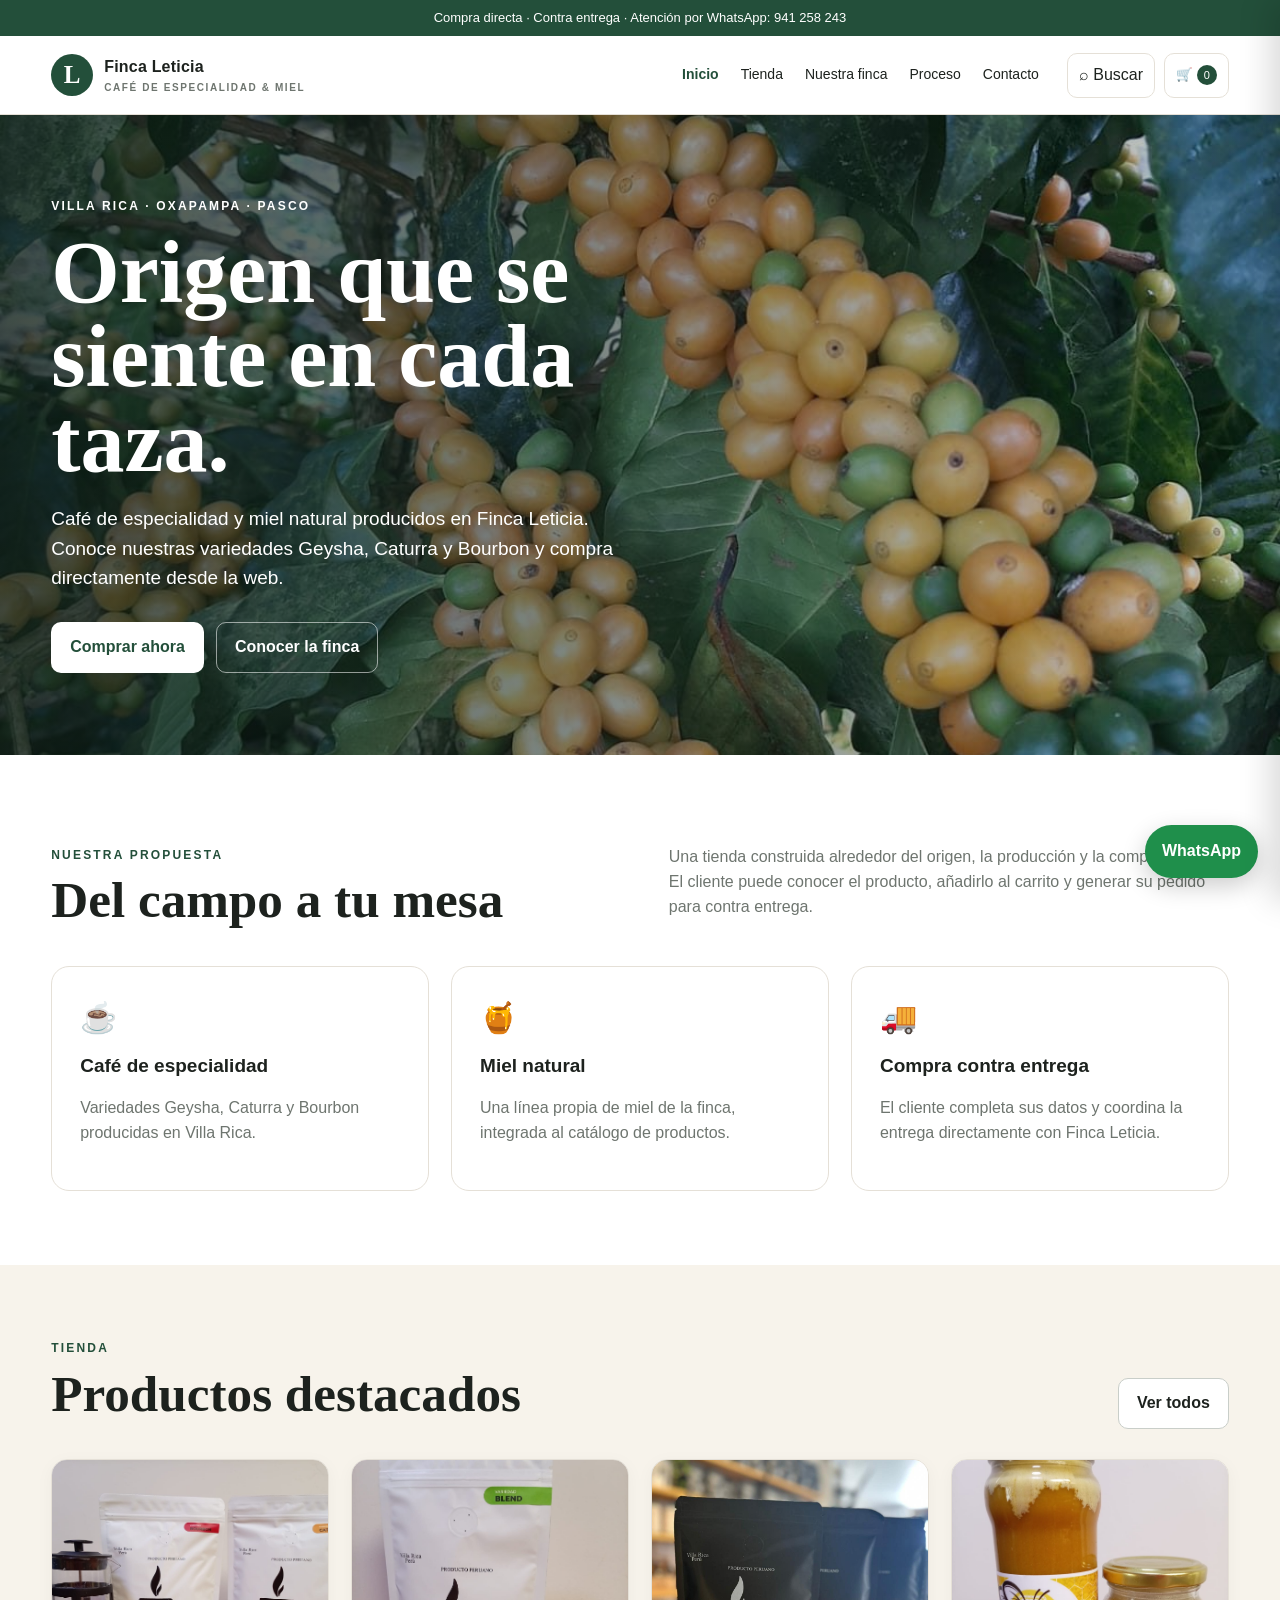
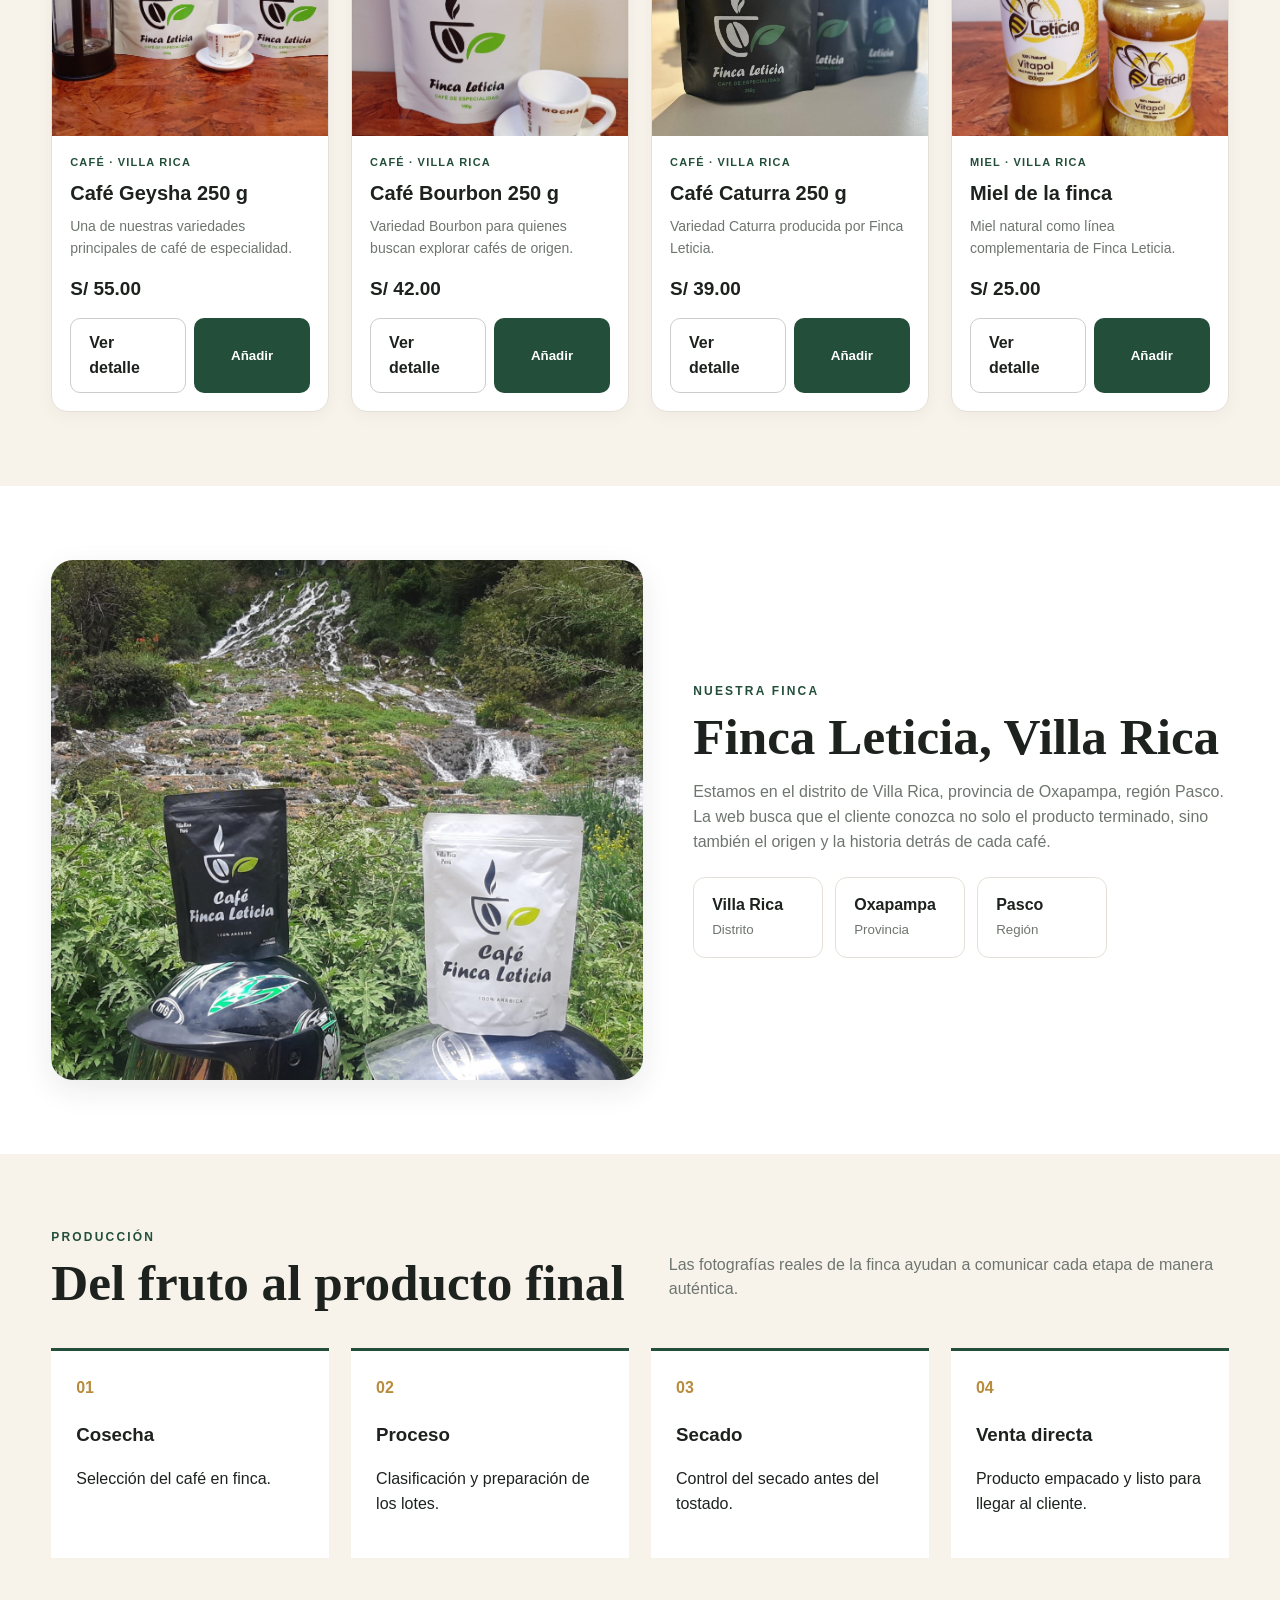
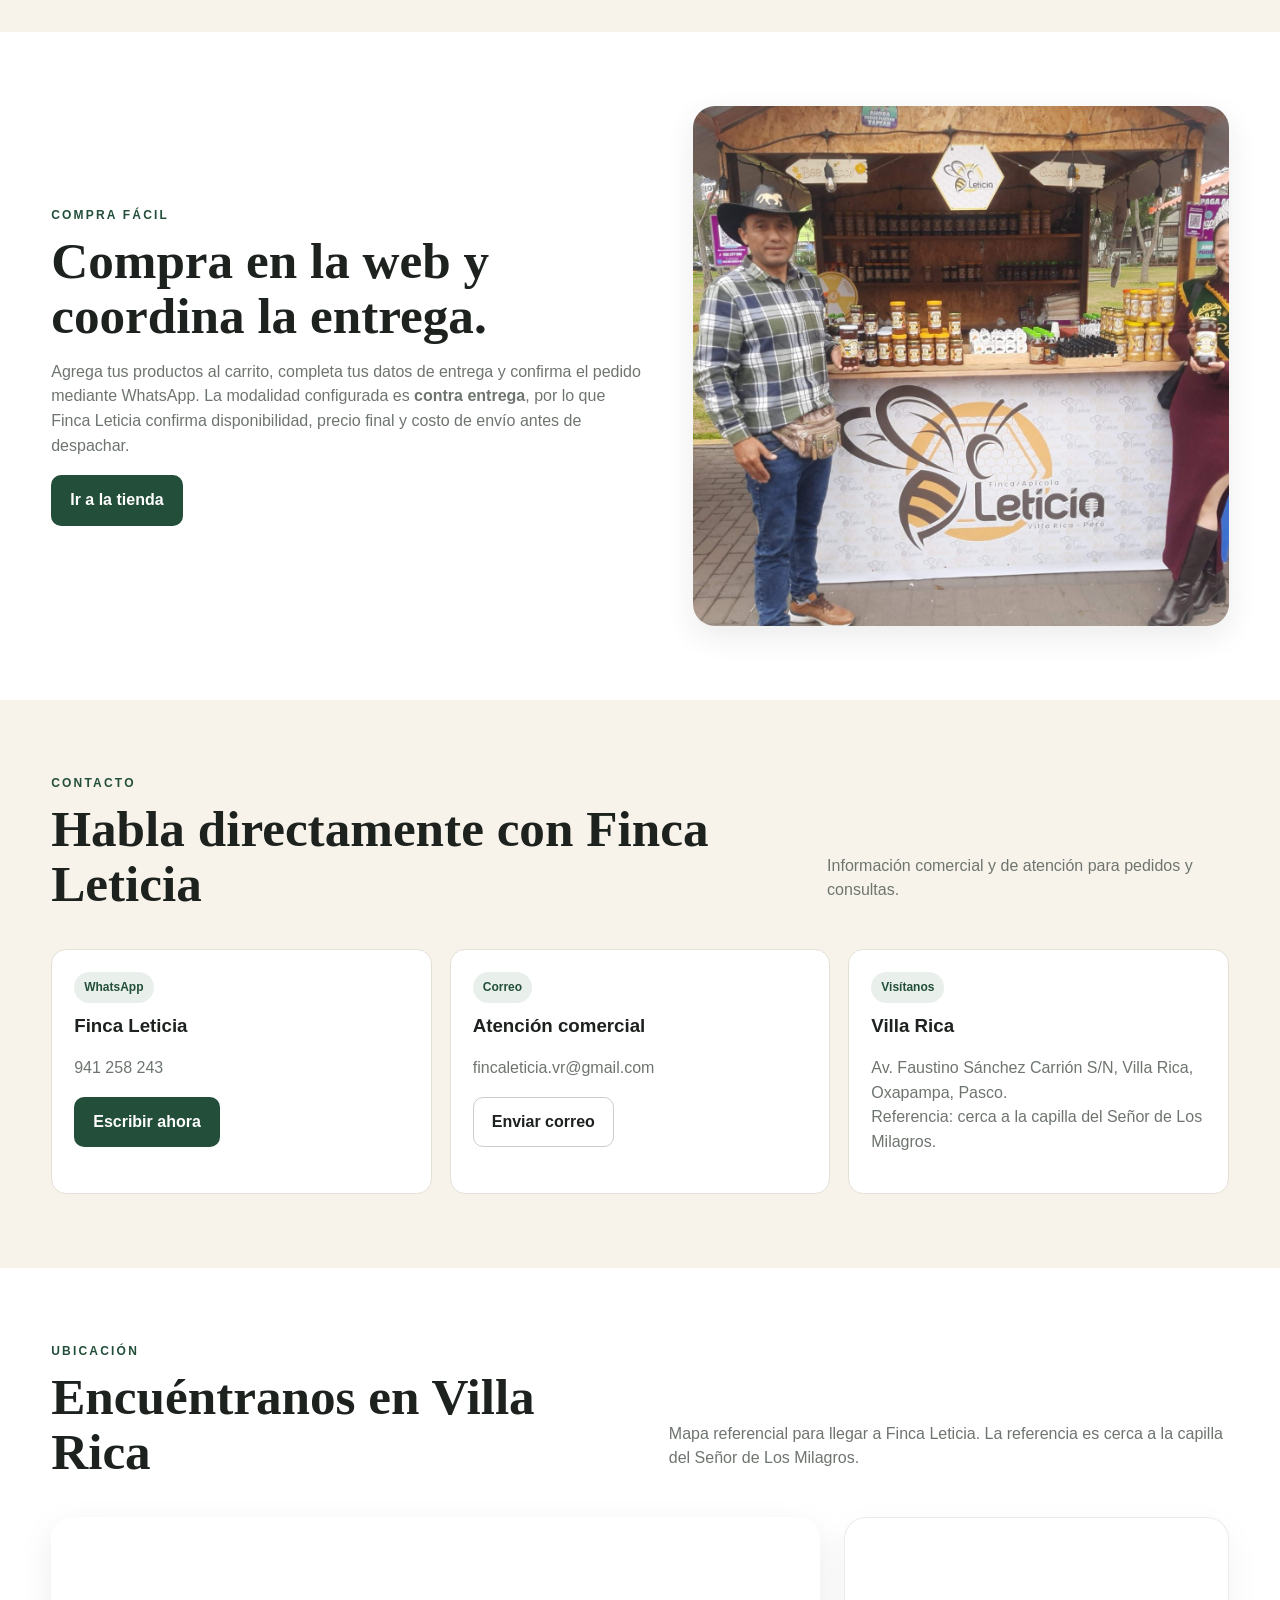
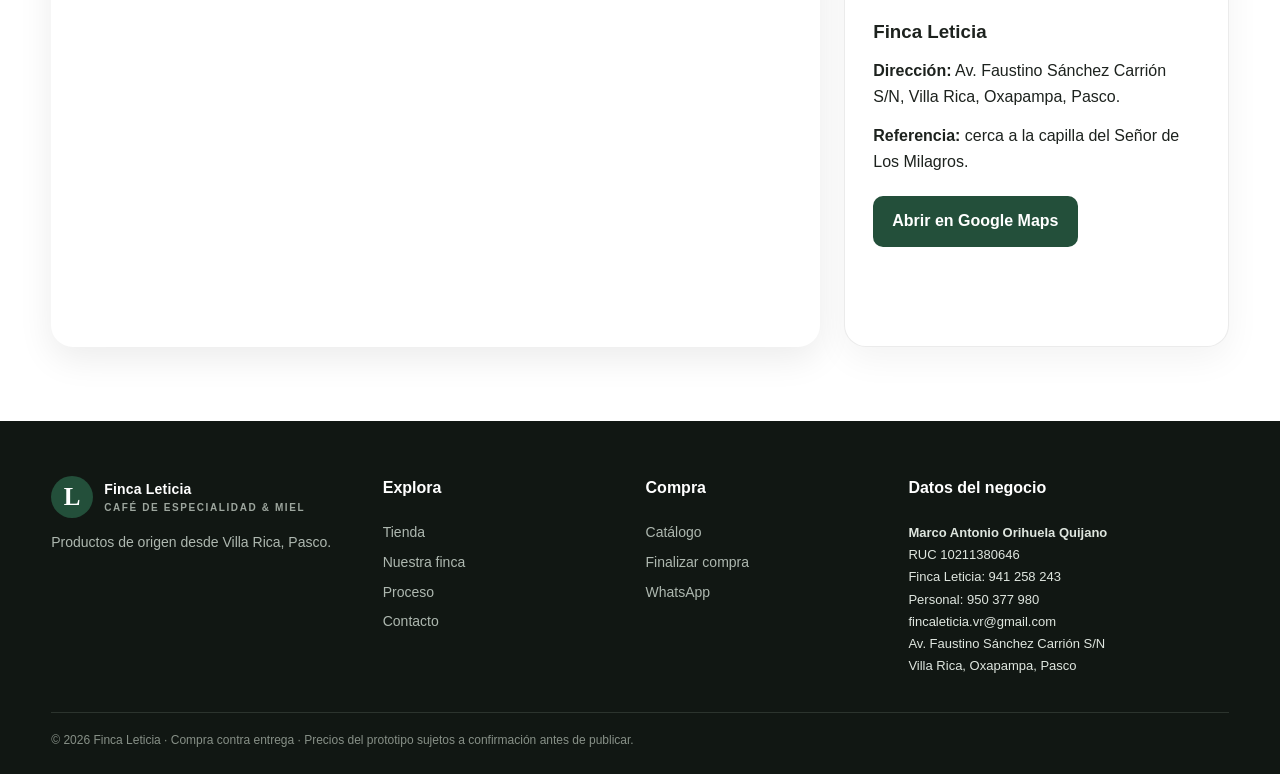
<file: index.html>
<!doctype html><html lang="es"><head><meta charset="utf-8"><meta name="viewport" content="width=device-width,initial-scale=1"><title>Finca Leticia | Café de especialidad y miel de Villa Rica</title><meta name="description" content="Finca Leticia: café de especialidad Geysha, Caturra y Bourbon, además de miel natural, desde Villa Rica, Oxapampa, Pasco."><link rel="stylesheet" href="styles.css"></head><body>
<div class="topbar">Compra directa · Contra entrega · Atención por WhatsApp: 941 258 243</div>
<header class="header"><div class="container nav"><a class="brand" href="index.html"><span class="brand-mark">L</span><span>Finca Leticia<small>Café de especialidad & miel</small></span></a><nav class="menu"><a class="active" href="index.html">Inicio</a><a href="tienda.html">Tienda</a><a href="#finca">Nuestra finca</a><a href="#proceso">Proceso</a><a href="#contacto">Contacto</a></nav><div class="actions"><button class="icon-btn mobile-toggle menu-btn">☰</button><a class="icon-btn" href="tienda.html">⌕ <span class="label">Buscar</span></a><button class="icon-btn" onclick="openCart()">🛒 <span class="cart-count">0</span></button></div></div></header>
<main>
<section class="hero"><div class="hero-inner"><div class="eyebrow">Villa Rica · Oxapampa · Pasco</div><h1>Origen que se siente en cada taza.</h1><p>Café de especialidad y miel natural producidos en Finca Leticia. Conoce nuestras variedades Geysha, Caturra y Bourbon y compra directamente desde la web.</p><div class="hero-cta"><a class="btn btn-light" href="tienda.html">Comprar ahora</a><a class="btn btn-outline" style="background:transparent;color:#fff;border-color:rgba(255,255,255,.55)" href="#finca">Conocer la finca</a></div></div></section>
<section class="section"><div class="container"><div class="section-head"><div><div class="eyebrow" style="color:var(--green)">Nuestra propuesta</div><h2>Del campo a tu mesa</h2></div><p>Una tienda construida alrededor del origen, la producción y la compra directa. El cliente puede conocer el producto, añadirlo al carrito y generar su pedido para contra entrega.</p></div><div class="feature-grid"><article class="feature"><span>☕</span><strong>Café de especialidad</strong><p>Variedades Geysha, Caturra y Bourbon producidas en Villa Rica.</p></article><article class="feature"><span>🍯</span><strong>Miel natural</strong><p>Una línea propia de miel de la finca, integrada al catálogo de productos.</p></article><article class="feature"><span>🚚</span><strong>Compra contra entrega</strong><p>El cliente completa sus datos y coordina la entrega directamente con Finca Leticia.</p></article></div></div></section>
<section class="section alt"><div class="container"><div class="section-head"><div><div class="eyebrow" style="color:var(--green)">Tienda</div><h2>Productos destacados</h2></div><a class="btn btn-outline" href="tienda.html">Ver todos</a></div><div class="product-grid">
<article class="product-card"><div class="product-image"><img src="assets/geysha.jpg" alt="Café Geysha"></div><div class="product-body"><div class="product-meta">Café · Villa Rica</div><h3>Café Geysha 250 g</h3><p>Una de nuestras variedades principales de café de especialidad.</p><div class="price-row"><span class="price">S/ 55.00</span></div><div class="card-actions"><a class="btn btn-outline" href="producto.html?id=geysha">Ver detalle</a><button class="btn btn-primary" onclick="addToCart('geysha')">Añadir</button></div></div></article>
<article class="product-card"><div class="product-image"><img src="assets/bourbon.jpg" alt="Café Bourbon"></div><div class="product-body"><div class="product-meta">Café · Villa Rica</div><h3>Café Bourbon 250 g</h3><p>Variedad Bourbon para quienes buscan explorar cafés de origen.</p><div class="price-row"><span class="price">S/ 42.00</span></div><div class="card-actions"><a class="btn btn-outline" href="producto.html?id=bourbon">Ver detalle</a><button class="btn btn-primary" onclick="addToCart('bourbon')">Añadir</button></div></div></article>
<article class="product-card"><div class="product-image"><img src="assets/caturra.jpg" alt="Café Caturra"></div><div class="product-body"><div class="product-meta">Café · Villa Rica</div><h3>Café Caturra 250 g</h3><p>Variedad Caturra producida por Finca Leticia.</p><div class="price-row"><span class="price">S/ 39.00</span></div><div class="card-actions"><a class="btn btn-outline" href="producto.html?id=caturra">Ver detalle</a><button class="btn btn-primary" onclick="addToCart('caturra')">Añadir</button></div></div></article>
<article class="product-card"><div class="product-image"><img src="assets/miel.jpg" alt="Miel Finca Leticia"></div><div class="product-body"><div class="product-meta">Miel · Villa Rica</div><h3>Miel de la finca</h3><p>Miel natural como línea complementaria de Finca Leticia.</p><div class="price-row"><span class="price">S/ 25.00</span></div><div class="card-actions"><a class="btn btn-outline" href="producto.html?id=miel">Ver detalle</a><button class="btn btn-primary" onclick="addToCart('miel')">Añadir</button></div></div></article>
</div></div></section>
<section class="section" id="finca"><div class="container story"><div class="story-image"><img src="assets/finca.jpg" alt="Finca Leticia"></div><div><div class="eyebrow" style="color:var(--green)">Nuestra finca</div><h2>Finca Leticia, Villa Rica</h2><p>Estamos en el distrito de Villa Rica, provincia de Oxapampa, región Pasco. La web busca que el cliente conozca no solo el producto terminado, sino también el origen y la historia detrás de cada café.</p><div class="story-stats"><div class="stat"><strong>Villa Rica</strong><small>Distrito</small></div><div class="stat"><strong>Oxapampa</strong><small>Provincia</small></div><div class="stat"><strong>Pasco</strong><small>Región</small></div></div></div></div></section>
<section class="section alt" id="proceso"><div class="container"><div class="section-head"><div><div class="eyebrow" style="color:var(--green)">Producción</div><h2>Del fruto al producto final</h2></div><p>Las fotografías reales de la finca ayudan a comunicar cada etapa de manera auténtica.</p></div><div class="process-grid"><div class="process-step"><b>01</b><h3>Cosecha</h3><p>Selección del café en finca.</p></div><div class="process-step"><b>02</b><h3>Proceso</h3><p>Clasificación y preparación de los lotes.</p></div><div class="process-step"><b>03</b><h3>Secado</h3><p>Control del secado antes del tostado.</p></div><div class="process-step"><b>04</b><h3>Venta directa</h3><p>Producto empacado y listo para llegar al cliente.</p></div></div></div></section>
<section class="section"><div class="container story"><div><div class="eyebrow" style="color:var(--green)">Compra fácil</div><h2>Compra en la web y coordina la entrega.</h2><p>Agrega tus productos al carrito, completa tus datos de entrega y confirma el pedido mediante WhatsApp. La modalidad configurada es <strong>contra entrega</strong>, por lo que Finca Leticia confirma disponibilidad, precio final y costo de envío antes de despachar.</p><a class="btn btn-primary" href="tienda.html">Ir a la tienda</a></div><div class="story-image"><img src="assets/stand.jpg" alt="Productos Finca Leticia"></div></div></section>
<section class="section alt" id="contacto"><div class="container"><div class="section-head"><div><div class="eyebrow" style="color:var(--green)">Contacto</div><h2>Habla directamente con Finca Leticia</h2></div><p>Información comercial y de atención para pedidos y consultas.</p></div><div class="contact-grid"><div class="contact-card"><span class="pill">WhatsApp</span><h3>Finca Leticia</h3><p>941 258 243</p><a class="btn btn-primary" href="https://wa.me/51941258243" target="_blank">Escribir ahora</a></div><div class="contact-card"><span class="pill">Correo</span><h3>Atención comercial</h3><p>fincaleticia.vr@gmail.com</p><a class="btn btn-outline" href="mailto:fincaleticia.vr@gmail.com">Enviar correo</a></div><div class="contact-card"><span class="pill">Visítanos</span><h3>Villa Rica</h3><p>Av. Faustino Sánchez Carrión S/N, Villa Rica, Oxapampa, Pasco.<br>Referencia: cerca a la capilla del Señor de Los Milagros.</p></div></div></div></section>
<section class="section" id="ubicacion"><div class="container"><div class="section-head"><div><div class="eyebrow" style="color:var(--green)">Ubicación</div><h2>Encuéntranos en Villa Rica</h2></div><p>Mapa referencial para llegar a Finca Leticia. La referencia es cerca a la capilla del Señor de Los Milagros.</p></div><div class="map-wrap"><iframe title="Ubicación referencial de Finca Leticia en Google Maps" src="https://www.google.com/maps?q=Av.%20Faustino%20Sanchez%20Carrion%20S%2FN%2C%20Villa%20Rica%2C%20Oxapampa%2C%20Pasco%2C%20Peru&output=embed" loading="lazy" referrerpolicy="no-referrer-when-downgrade"></iframe><div class="map-info"><h3>Finca Leticia</h3><p><strong>Dirección:</strong> Av. Faustino Sánchez Carrión S/N, Villa Rica, Oxapampa, Pasco.</p><p><strong>Referencia:</strong> cerca a la capilla del Señor de Los Milagros.</p><a class="btn btn-primary" href="https://www.google.com/maps/search/?api=1&query=Av.%20Faustino%20Sanchez%20Carrion%20S%2FN%2C%20Villa%20Rica%2C%20Oxapampa%2C%20Pasco%2C%20Peru" target="_blank" rel="noopener">Abrir en Google Maps</a></div></div></div></section>
</main>
<footer class="footer"><div class="container"><div class="footer-grid"><div><a class="brand" href="index.html" style="color:#fff"><span class="brand-mark">L</span><span>Finca Leticia<small style="color:#9da69e">Café de especialidad & miel</small></span></a><p>Productos de origen desde Villa Rica, Pasco.</p></div><div><h4>Explora</h4><div class="footer-links"><a href="tienda.html">Tienda</a><a href="#finca">Nuestra finca</a><a href="#proceso">Proceso</a><a href="#contacto">Contacto</a></div></div><div><h4>Compra</h4><div class="footer-links"><a href="tienda.html">Catálogo</a><a href="checkout.html">Finalizar compra</a><a href="https://wa.me/51941258243" target="_blank">WhatsApp</a></div></div><div><h4>Datos del negocio</h4><div class="business-data"><strong>Marco Antonio Orihuela Quijano</strong><br>RUC 10211380646<br>Finca Leticia: 941 258 243<br>Personal: 950 377 980<br>fincaleticia.vr@gmail.com<br>Av. Faustino Sánchez Carrión S/N<br>Villa Rica, Oxapampa, Pasco</div></div></div><div class="copyright">© 2026 Finca Leticia · Compra contra entrega · Precios del prototipo sujetos a confirmación antes de publicar.</div></div></footer>
<a class="floating-wa" href="https://wa.me/51941258243" target="_blank">WhatsApp</a>
<div class="drawer-backdrop" onclick="closeCart()"></div><aside class="drawer"><div class="drawer-head"><h2>Tu carrito</h2><button class="close" onclick="closeCart()">×</button></div><div class="drawer-items"></div><div class="drawer-foot"><div class="subtotal"><span>Subtotal</span><b>S/ 0.00</b></div><button class="btn btn-primary" style="width:100%" onclick="goCheckout()">Finalizar compra</button></div></aside><script src="app.js"></script></body></html>
</file>
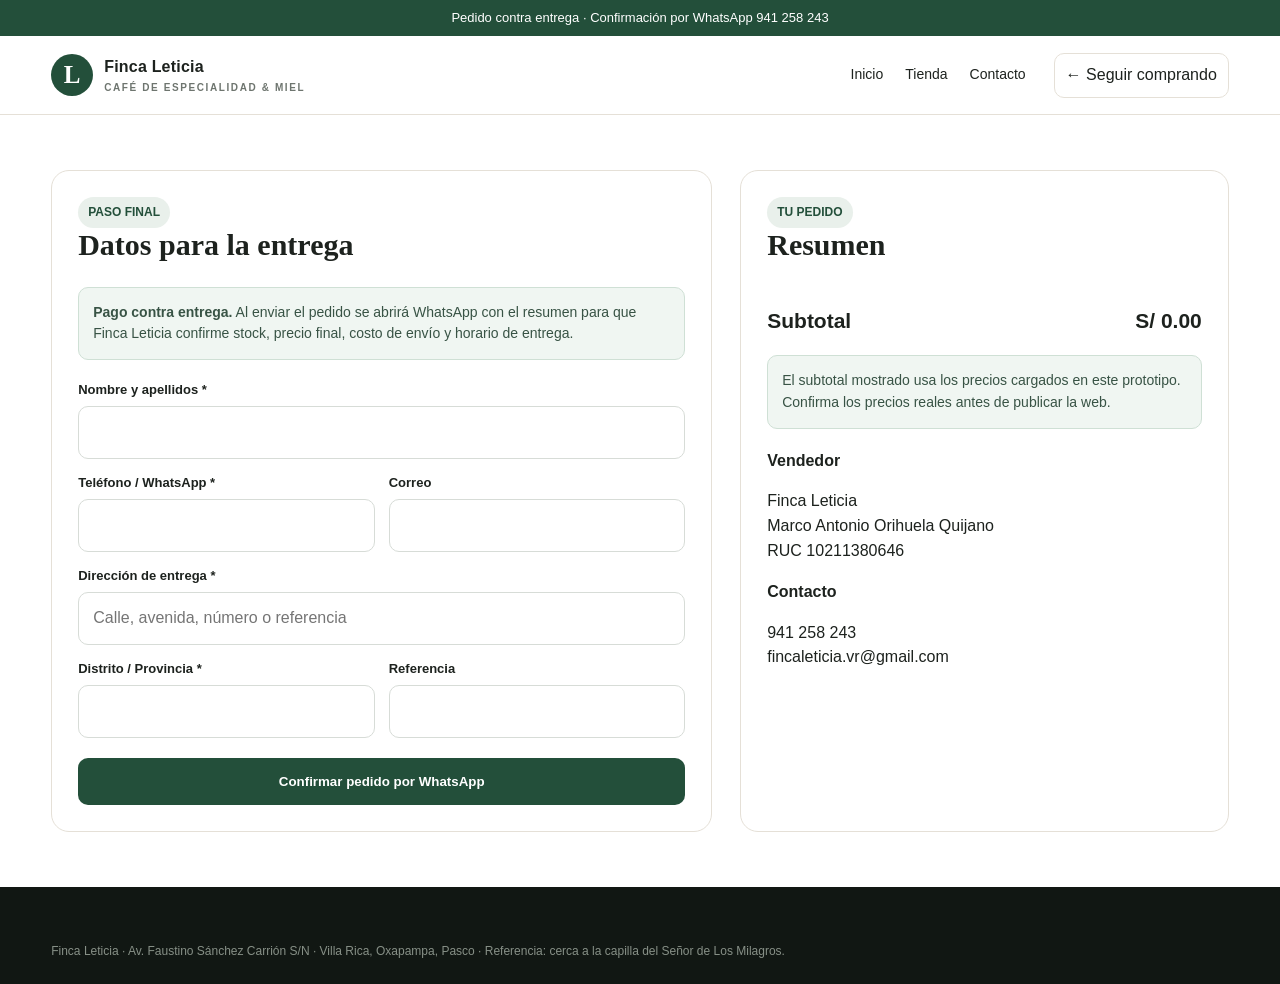
<file: checkout.html>
<!doctype html><html lang="es"><head><meta charset="utf-8"><meta name="viewport" content="width=device-width,initial-scale=1"><title>Finalizar compra | Finca Leticia</title><link rel="stylesheet" href="styles.css"></head><body><div class="topbar">Pedido contra entrega · Confirmación por WhatsApp 941 258 243</div><header class="header"><div class="container nav"><a class="brand" href="index.html"><span class="brand-mark">L</span><span>Finca Leticia<small>Café de especialidad & miel</small></span></a><nav class="menu"><a href="index.html">Inicio</a><a href="tienda.html">Tienda</a><a href="index.html#contacto">Contacto</a></nav><div class="actions"><a class="icon-btn" href="tienda.html">← Seguir comprando</a></div></div></header><main class="container"><div class="checkout-wrap"><form class="checkout-card" onsubmit="submitOrder(event)"><span class="pill">PASO FINAL</span><h2>Datos para la entrega</h2><div class="notice" style="margin-bottom:20px"><strong>Pago contra entrega.</strong> Al enviar el pedido se abrirá WhatsApp con el resumen para que Finca Leticia confirme stock, precio final, costo de envío y horario de entrega.</div><div class="form-grid"><div class="field full"><label>Nombre y apellidos *</label><input class="form-control" name="nombre" required></div><div class="field"><label>Teléfono / WhatsApp *</label><input class="form-control" name="telefono" inputmode="tel" required></div><div class="field"><label>Correo</label><input class="form-control" type="email" name="correo"></div><div class="field full"><label>Dirección de entrega *</label><input class="form-control" name="direccion" required placeholder="Calle, avenida, número o referencia"></div><div class="field"><label>Distrito / Provincia *</label><input class="form-control" name="distrito" required></div><div class="field"><label>Referencia</label><input class="form-control" name="referencia"></div></div><button class="btn btn-primary" style="width:100%;margin-top:20px;padding:15px" type="submit">Confirmar pedido por WhatsApp</button></form><aside class="checkout-card"><span class="pill">TU PEDIDO</span><h2>Resumen</h2><div id="checkout-items"></div><div class="order-total"><span>Subtotal</span><span id="checkout-total">S/ 0.00</span></div><div class="notice">El subtotal mostrado usa los precios cargados en este prototipo. Confirma los precios reales antes de publicar la web.</div><div style="margin-top:20px"><strong>Vendedor</strong><p>Finca Leticia<br>Marco Antonio Orihuela Quijano<br>RUC 10211380646</p><strong>Contacto</strong><p>941 258 243<br>fincaleticia.vr@gmail.com</p></div></aside></div></main><footer class="footer"><div class="container"><div class="copyright" style="border:0;margin:0;padding:0">Finca Leticia · Av. Faustino Sánchez Carrión S/N · Villa Rica, Oxapampa, Pasco · Referencia: cerca a la capilla del Señor de Los Milagros.</div></div></footer><script src="app.js"></script></body></html>
</file>
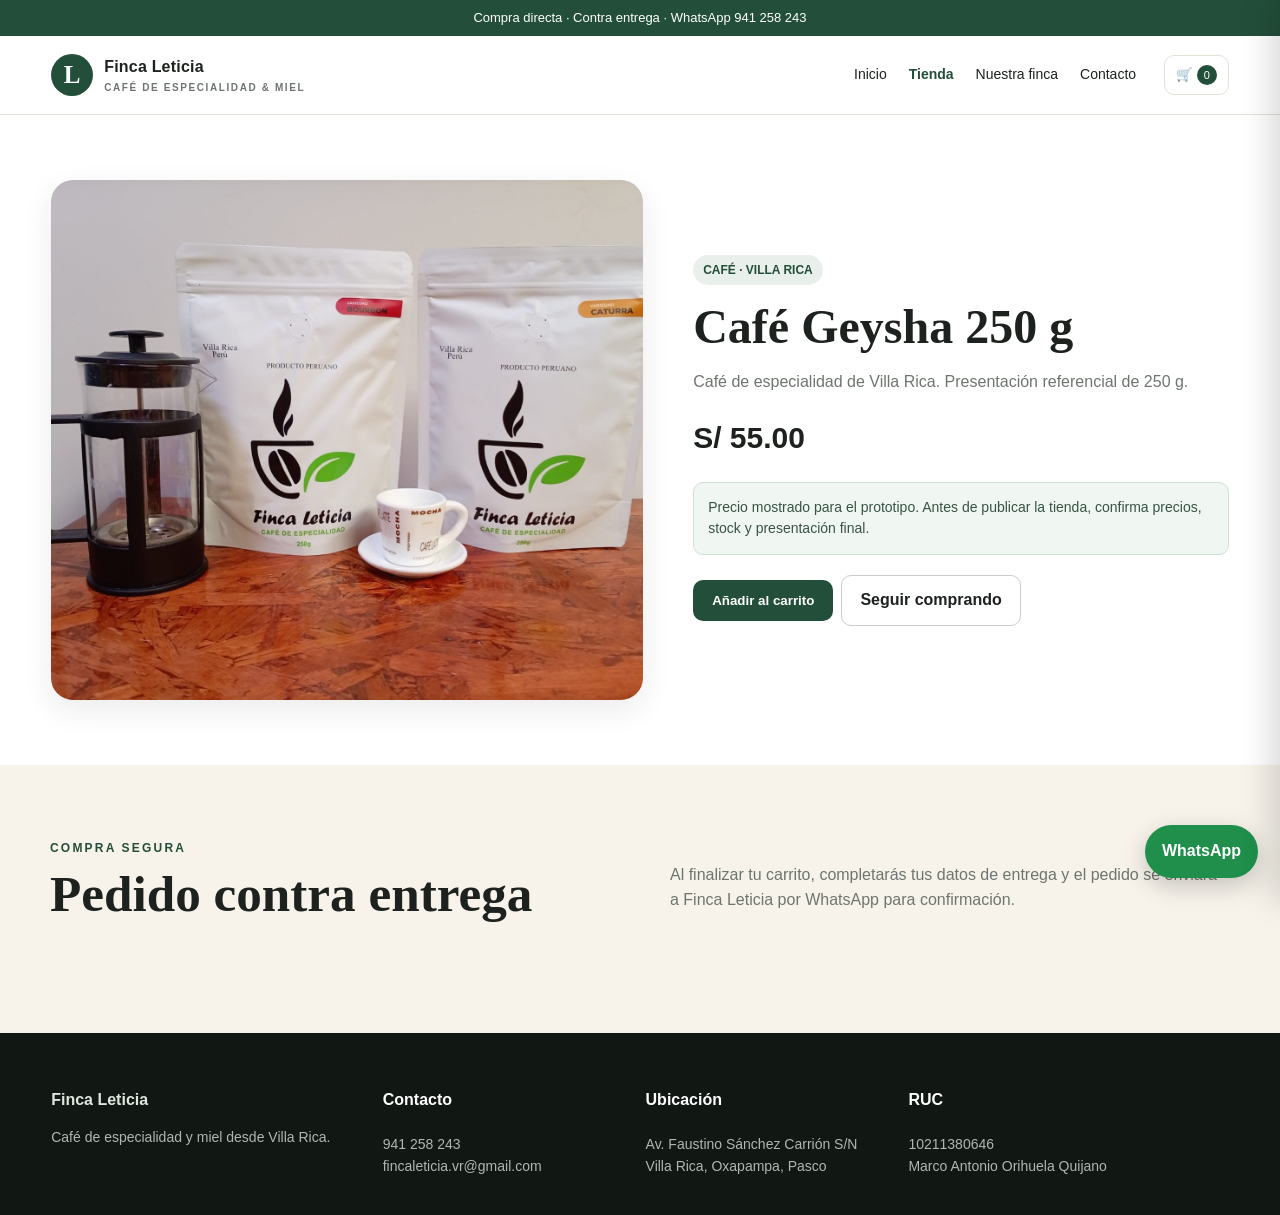
<file: producto.html>
<!doctype html><html lang="es"><head><meta charset="utf-8"><meta name="viewport" content="width=device-width,initial-scale=1"><title>Producto | Finca Leticia</title><link rel="stylesheet" href="styles.css"></head><body><div class="topbar">Compra directa · Contra entrega · WhatsApp 941 258 243</div><header class="header"><div class="container nav"><a class="brand" href="index.html"><span class="brand-mark">L</span><span>Finca Leticia<small>Café de especialidad & miel</small></span></a><nav class="menu"><a href="index.html">Inicio</a><a class="active" href="tienda.html">Tienda</a><a href="index.html#finca">Nuestra finca</a><a href="index.html#contacto">Contacto</a></nav><div class="actions"><button class="icon-btn mobile-toggle menu-btn">☰</button><button class="icon-btn" onclick="openCart()">🛒 <span class="cart-count">0</span></button></div></div></header><main class="container"><section class="story" id="product-detail" style="padding:65px 0"></section><section class="section alt" style="margin:0 calc(50% - 50vw);padding-left:max(4%,calc((100vw - 1180px)/2));padding-right:max(4%,calc((100vw - 1180px)/2))"><div class="section-head"><div><div class="eyebrow" style="color:var(--green)">Compra segura</div><h2>Pedido contra entrega</h2></div><p>Al finalizar tu carrito, completarás tus datos de entrega y el pedido se enviará a Finca Leticia por WhatsApp para confirmación.</p></div></section></main><footer class="footer"><div class="container"><div class="footer-grid"><div><strong>Finca Leticia</strong><p>Café de especialidad y miel desde Villa Rica.</p></div><div><h4>Contacto</h4><p>941 258 243<br>fincaleticia.vr@gmail.com</p></div><div><h4>Ubicación</h4><p>Av. Faustino Sánchez Carrión S/N<br>Villa Rica, Oxapampa, Pasco</p></div><div><h4>RUC</h4><p>10211380646<br>Marco Antonio Orihuela Quijano</p></div></div></div></footer><a class="floating-wa" href="https://wa.me/51941258243" target="_blank">WhatsApp</a><div class="drawer-backdrop" onclick="closeCart()"></div><aside class="drawer"><div class="drawer-head"><h2>Tu carrito</h2><button class="close" onclick="closeCart()">×</button></div><div class="drawer-items"></div><div class="drawer-foot"><div class="subtotal"><span>Subtotal</span><b>S/ 0.00</b></div><button class="btn btn-primary" style="width:100%" onclick="goCheckout()">Finalizar compra</button></div></aside><script src="app.js"></script></body></html>
</file>
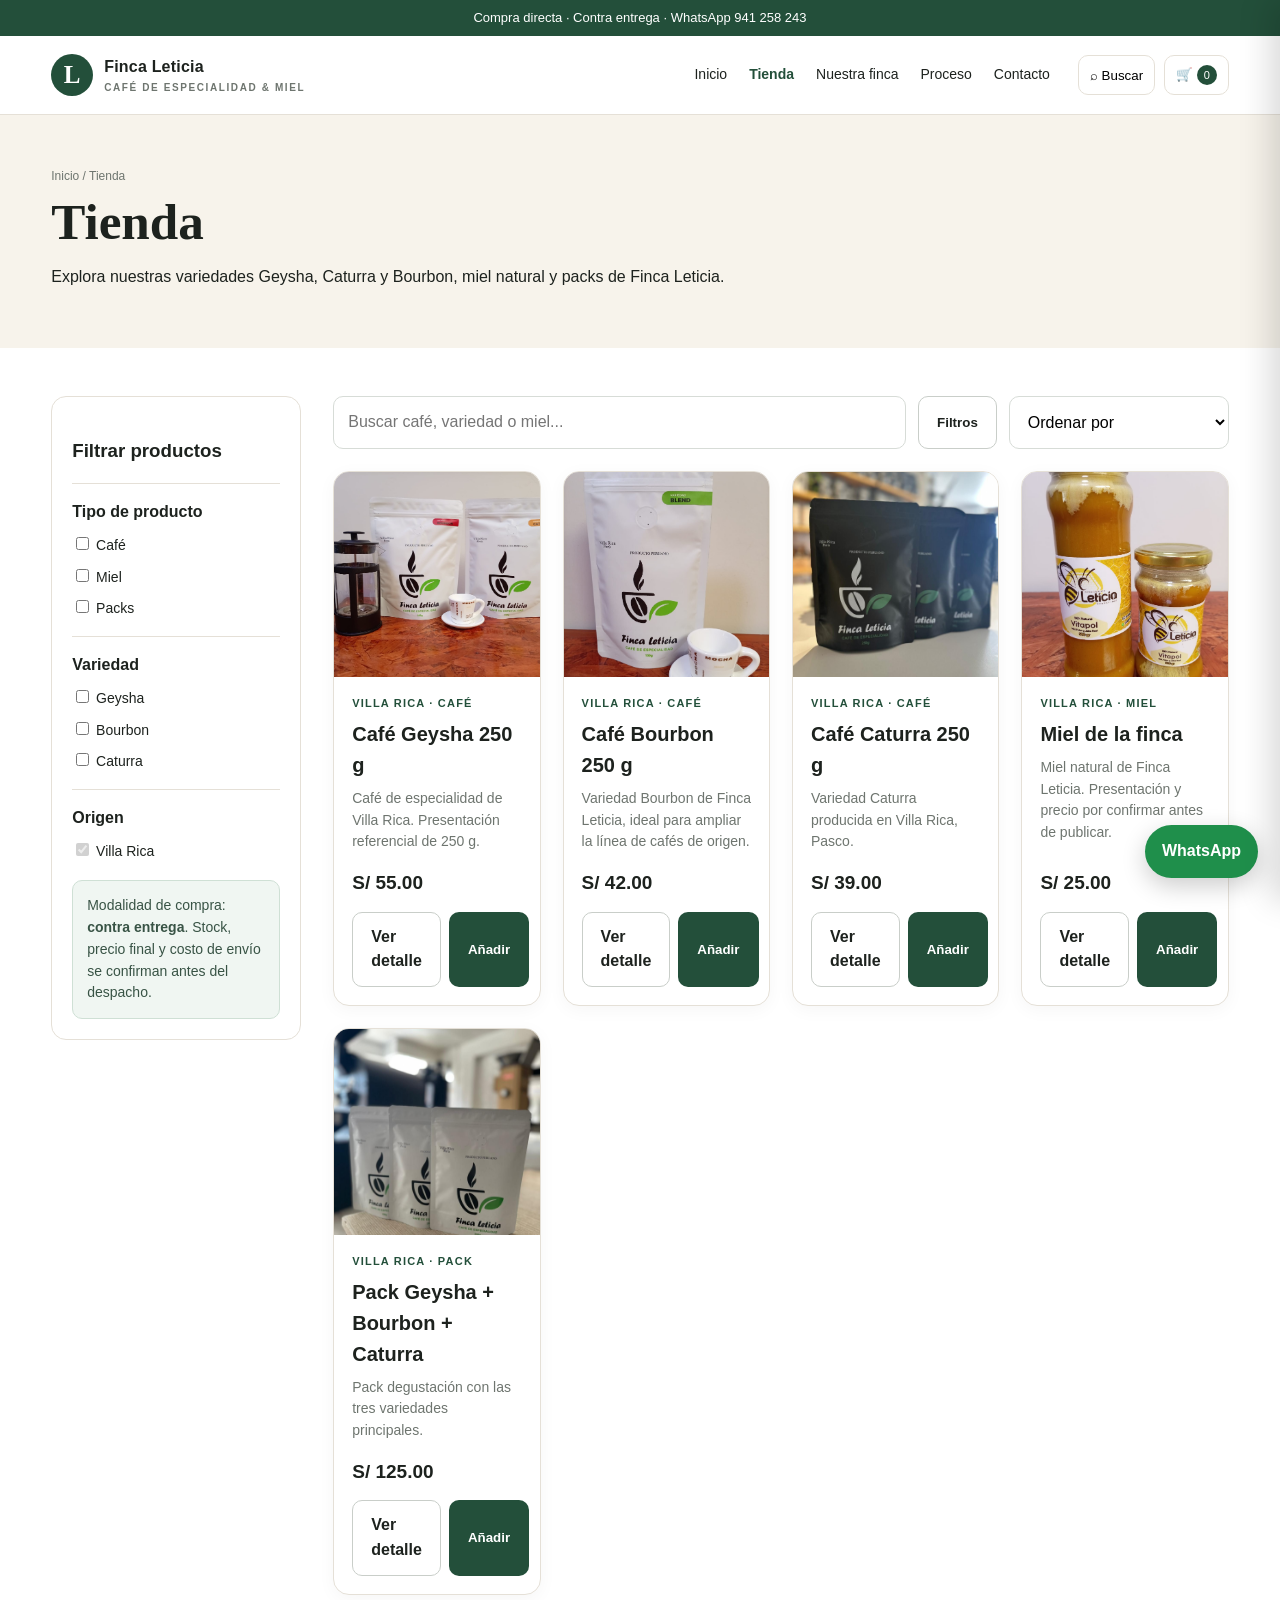
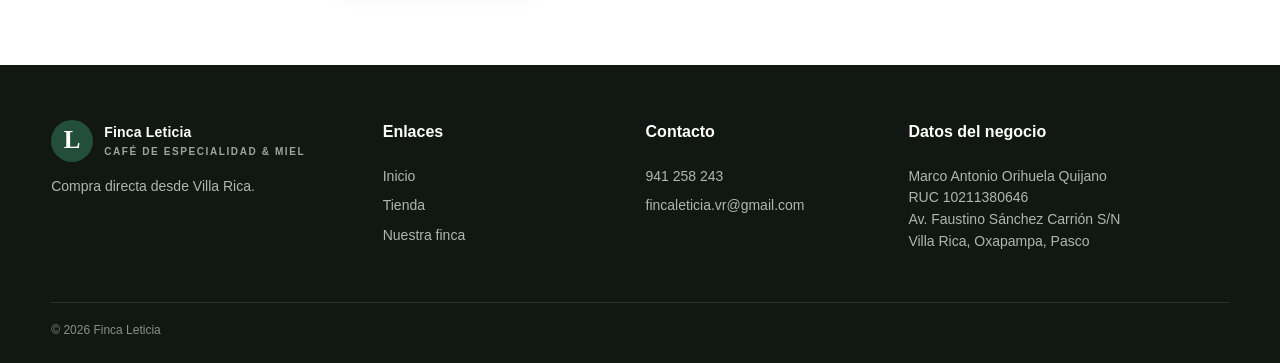
<file: tienda.html>
<!doctype html><html lang="es"><head><meta charset="utf-8"><meta name="viewport" content="width=device-width,initial-scale=1"><title>Tienda | Finca Leticia</title><meta name="description" content="Compra café Geysha, Caturra, Bourbon y miel de Finca Leticia."><link rel="stylesheet" href="styles.css"></head><body>
<div class="topbar">Compra directa · Contra entrega · WhatsApp 941 258 243</div><header class="header"><div class="container nav"><a class="brand" href="index.html"><span class="brand-mark">L</span><span>Finca Leticia<small>Café de especialidad & miel</small></span></a><nav class="menu"><a href="index.html">Inicio</a><a class="active" href="tienda.html">Tienda</a><a href="index.html#finca">Nuestra finca</a><a href="index.html#proceso">Proceso</a><a href="index.html#contacto">Contacto</a></nav><div class="actions"><button class="icon-btn mobile-toggle menu-btn">☰</button><button class="icon-btn" onclick="document.querySelector('#search').focus()">⌕ <span class="label">Buscar</span></button><button class="icon-btn" onclick="openCart()">🛒 <span class="cart-count">0</span></button></div></div></header>
<section class="shop-hero"><div class="container"><div class="breadcrumbs">Inicio / Tienda</div><h1>Tienda</h1><p>Explora nuestras variedades Geysha, Caturra y Bourbon, miel natural y packs de Finca Leticia.</p></div></section>
<main class="container shop-layout"><aside class="filters" id="filters"><h3>Filtrar productos</h3><div class="filter-group"><strong>Tipo de producto</strong><label class="check"><input class="filter-check" type="checkbox" value="café"> Café</label><label class="check"><input class="filter-check" type="checkbox" value="miel"> Miel</label><label class="check"><input class="filter-check" type="checkbox" value="pack"> Packs</label></div><div class="filter-group"><strong>Variedad</strong><label class="check"><input class="filter-check" type="checkbox" value="geysha"> Geysha</label><label class="check"><input class="filter-check" type="checkbox" value="bourbon"> Bourbon</label><label class="check"><input class="filter-check" type="checkbox" value="caturra"> Caturra</label></div><div class="filter-group"><strong>Origen</strong><label class="check"><input type="checkbox" checked disabled> Villa Rica</label></div><div class="notice" style="margin-top:18px">Modalidad de compra: <strong>contra entrega</strong>. Stock, precio final y costo de envío se confirman antes del despacho.</div></aside><section><div class="shop-toolbar"><div class="search"><input id="search" type="search" placeholder="Buscar café, variedad o miel..."></div><button class="btn btn-outline mobile-toggle" onclick="document.querySelector('#filters').classList.toggle('show')">Filtros</button><select class="sort" id="sort"><option value="default">Ordenar por</option><option value="price-asc">Precio: menor a mayor</option><option value="price-desc">Precio: mayor a menor</option><option value="name">Nombre</option></select></div><div class="product-grid" id="product-grid"></div></section></main>
<footer class="footer"><div class="container"><div class="footer-grid"><div><a class="brand" href="index.html" style="color:#fff"><span class="brand-mark">L</span><span>Finca Leticia<small style="color:#9da69e">Café de especialidad & miel</small></span></a><p>Compra directa desde Villa Rica.</p></div><div><h4>Enlaces</h4><div class="footer-links"><a href="index.html">Inicio</a><a href="tienda.html">Tienda</a><a href="index.html#finca">Nuestra finca</a></div></div><div><h4>Contacto</h4><div class="footer-links"><a href="https://wa.me/51941258243" target="_blank">941 258 243</a><a href="mailto:fincaleticia.vr@gmail.com">fincaleticia.vr@gmail.com</a></div></div><div><h4>Datos del negocio</h4><p>Marco Antonio Orihuela Quijano<br>RUC 10211380646<br>Av. Faustino Sánchez Carrión S/N<br>Villa Rica, Oxapampa, Pasco</p></div></div><div class="copyright">© 2026 Finca Leticia</div></div></footer>
<a class="floating-wa" href="https://wa.me/51941258243" target="_blank">WhatsApp</a><div class="drawer-backdrop" onclick="closeCart()"></div><aside class="drawer"><div class="drawer-head"><h2>Tu carrito</h2><button class="close" onclick="closeCart()">×</button></div><div class="drawer-items"></div><div class="drawer-foot"><div class="subtotal"><span>Subtotal</span><b>S/ 0.00</b></div><button class="btn btn-primary" style="width:100%" onclick="goCheckout()">Finalizar compra</button></div></aside><script src="app.js"></script></body></html>
</file>
<file: styles.css>
:root{--green:#234f3a;--green2:#396b50;--cream:#f7f3eb;--gold:#b98b3d;--ink:#1d221e;--muted:#6e756f;--line:#e5e0d7;--white:#fff;--shadow:0 10px 30px rgba(24,34,27,.09)}*{box-sizing:border-box}html{scroll-behavior:smooth}body{margin:0;font-family:Arial,Helvetica,sans-serif;color:var(--ink);background:#fff;line-height:1.55}a{color:inherit;text-decoration:none}img{max-width:100%;display:block}.container{width:min(1180px,92%);margin:auto}.topbar{background:var(--green);color:#fff;text-align:center;padding:8px 16px;font-size:13px}.header{position:sticky;top:0;z-index:20;background:rgba(255,255,255,.97);border-bottom:1px solid var(--line);backdrop-filter:blur(10px)}.nav{height:78px;display:flex;align-items:center;gap:28px}.brand{display:flex;align-items:center;gap:11px;font-weight:800;letter-spacing:.2px;min-width:max-content}.brand-mark{width:42px;height:42px;border-radius:50%;display:grid;place-items:center;background:var(--green);color:#fff;font-family:Georgia,serif;font-size:25px}.brand small{display:block;font-size:10px;text-transform:uppercase;letter-spacing:1.6px;color:var(--muted)}.menu{display:flex;gap:22px;margin-left:auto}.menu a{font-size:14px}.menu a:hover,.menu a.active{color:var(--green);font-weight:700}.actions{display:flex;gap:9px}.icon-btn{border:1px solid var(--line);background:#fff;border-radius:10px;padding:9px 11px;cursor:pointer}.cart-count{display:inline-grid;place-items:center;background:var(--green);color:#fff;border-radius:20px;min-width:20px;height:20px;font-size:11px}.mobile-toggle{display:none}.hero{min-height:640px;display:flex;align-items:center;background:linear-gradient(90deg,rgba(12,27,18,.78),rgba(12,27,18,.22)),url('assets/hero.jpg') center 42%/cover}.hero-inner{color:#fff;max-width:650px;margin-left:max(4%,calc((100vw - 1180px)/2))}.eyebrow{text-transform:uppercase;letter-spacing:2.2px;font-size:12px;font-weight:800}.hero h1{font:700 clamp(48px,7vw,88px)/.96 Georgia,serif;margin:15px 0 20px}.hero p{font-size:19px;max-width:590px}.hero-cta{display:flex;gap:12px;margin-top:30px;flex-wrap:wrap}.btn{display:inline-flex;align-items:center;justify-content:center;border-radius:10px;padding:12px 18px;font-weight:700;border:1px solid transparent;cursor:pointer;transition:.2s}.btn-primary{background:var(--green);color:#fff}.btn-primary:hover{background:#193a2a}.btn-light{background:#fff;color:var(--green)}.btn-outline{border-color:#c9cec9;background:#fff;color:var(--ink)}.section{padding:74px 0}.section.alt{background:var(--cream)}.section-head{display:flex;justify-content:space-between;align-items:end;gap:30px;margin-bottom:30px}.section h2,.shop-hero h1{font:700 clamp(32px,4vw,52px)/1.08 Georgia,serif;margin:8px 0}.section-head p{max-width:560px;color:var(--muted)}.feature-grid,.product-grid,.process-grid{display:grid;gap:22px}.feature-grid{grid-template-columns:repeat(3,1fr)}.feature{padding:28px;border:1px solid var(--line);border-radius:18px;background:#fff}.feature span{font-size:30px}.feature strong{display:block;font-size:19px;margin:10px 0}.feature p{color:var(--muted)}.product-grid{grid-template-columns:repeat(4,1fr)}.product-card{border:1px solid var(--line);border-radius:16px;overflow:hidden;background:#fff;box-shadow:0 4px 18px rgba(25,35,29,.04);display:flex;flex-direction:column}.product-image{aspect-ratio:1/1;background:#f2eee7;overflow:hidden}.product-image img{width:100%;height:100%;object-fit:cover;transition:.35s}.product-card:hover .product-image img{transform:scale(1.035)}.product-body{padding:18px;display:flex;flex-direction:column;flex:1}.product-meta{font-size:11px;color:var(--green);font-weight:800;text-transform:uppercase;letter-spacing:1.2px}.product-body h3{margin:7px 0;font-size:20px}.product-body p{font-size:14px;color:var(--muted);margin:0 0 15px}.price-row{display:flex;justify-content:space-between;gap:10px;align-items:center;margin-top:auto}.price{font-size:19px;font-weight:800}.card-actions{display:grid;grid-template-columns:1fr 1fr;gap:8px;margin-top:14px}.story{display:grid;grid-template-columns:1.05fr .95fr;gap:50px;align-items:center}.story-image{border-radius:22px;overflow:hidden;box-shadow:var(--shadow)}.story-image img{width:100%;height:520px;object-fit:cover}.story p{color:var(--muted)}.story-stats{display:flex;gap:12px;flex-wrap:wrap;margin-top:22px}.stat{padding:15px 18px;border:1px solid var(--line);border-radius:12px;min-width:130px}.stat strong{display:block}.stat small{color:var(--muted)}.process-grid{grid-template-columns:repeat(4,1fr)}.process-step{padding:25px;border-top:3px solid var(--green);background:#fff}.process-step b{color:var(--gold)}.newsletter{display:flex;justify-content:space-between;align-items:center;gap:30px;background:#173427;color:#fff;border-radius:22px;padding:34px}.newsletter h2{font-size:34px}.newsletter-form{display:flex;gap:10px;min-width:min(100%,440px)}.newsletter input,.form-control,.sort,.search input{width:100%;padding:13px 14px;border:1px solid #d7dcd7;border-radius:10px;background:#fff;font:inherit}.footer{background:#111713;color:#dfe6df;padding:55px 0 24px}.footer-grid{display:grid;grid-template-columns:1.3fr 1fr 1fr 1.4fr;gap:34px}.footer h4{color:#fff;margin-top:0}.footer p,.footer a{color:#aeb8b0;font-size:14px}.footer-links{display:grid;gap:8px}.footer .business-data{font-size:13px;line-height:1.7}.copyright{border-top:1px solid #2c342e;margin-top:35px;padding-top:18px;color:#879087;font-size:12px}.shop-hero{background:var(--cream);padding:52px 0 42px}.breadcrumbs{font-size:12px;color:var(--muted)}.shop-layout{display:grid;grid-template-columns:250px 1fr;gap:32px;padding:48px 0 70px}.filters{border:1px solid var(--line);padding:20px;border-radius:15px;height:max-content}.filter-group{border-top:1px solid var(--line);padding-top:16px;margin-top:16px}.check{display:block;margin:9px 0;font-size:14px}.shop-toolbar{display:flex;gap:12px;justify-content:flex-end;margin-bottom:22px}.search{flex:1}.sort{max-width:220px}.drawer-backdrop{position:fixed;inset:0;background:rgba(0,0,0,.35);opacity:0;pointer-events:none;transition:.25s;z-index:29}.drawer{position:fixed;right:0;top:0;height:100vh;width:min(440px,94vw);background:#fff;transform:translateX(100%);transition:.25s;z-index:30;display:flex;flex-direction:column;box-shadow:-10px 0 30px rgba(0,0,0,.15)}.drawer.open{transform:none}.drawer-backdrop.open{opacity:1;pointer-events:auto}.drawer-head,.drawer-foot{padding:20px;border-bottom:1px solid var(--line)}.drawer-head{display:flex;justify-content:space-between}.drawer-head h2{margin:0}.close{border:0;background:none;font-size:28px;cursor:pointer}.drawer-items{padding:15px 20px;overflow:auto;flex:1}.cart-item{display:grid;grid-template-columns:62px 1fr auto;gap:12px;padding:12px 0;border-bottom:1px solid var(--line)}.cart-item img{width:62px;height:62px;object-fit:cover;border-radius:8px}.cart-item small{color:var(--muted)}.qty{display:flex;align-items:center;gap:8px;margin-top:6px}.qty button{width:25px;height:25px;border:1px solid var(--line);background:#fff;border-radius:5px}.subtotal{display:flex;justify-content:space-between;font-size:18px;margin-bottom:12px}.checkout-wrap{display:grid;grid-template-columns:1.15fr .85fr;gap:28px;padding:55px 0}.checkout-card{border:1px solid var(--line);border-radius:18px;padding:26px;background:#fff}.checkout-card h2{font:700 30px Georgia,serif;margin-top:0}.form-grid{display:grid;grid-template-columns:1fr 1fr;gap:14px}.field label{display:block;font-size:13px;font-weight:700;margin-bottom:6px}.field.full{grid-column:1/-1}.order-line{display:flex;justify-content:space-between;gap:15px;padding:10px 0;border-bottom:1px solid var(--line)}.order-total{display:flex;justify-content:space-between;font-size:21px;font-weight:800;padding:18px 0}.notice{background:#f0f6f2;border:1px solid #cfe0d5;padding:14px;border-radius:10px;color:#385345;font-size:14px}.contact-grid{display:grid;grid-template-columns:repeat(3,1fr);gap:18px}.contact-card{border:1px solid var(--line);border-radius:15px;padding:22px;background:#fff}.contact-card h3{margin:8px 0}.contact-card p{color:var(--muted)}.pill{display:inline-flex;background:#e9f0eb;color:var(--green);border-radius:999px;padding:6px 10px;font-size:12px;font-weight:800}.floating-wa{position:fixed;right:22px;bottom:22px;z-index:25;background:#1f8f4b;color:#fff;padding:14px 17px;border-radius:999px;font-weight:800;box-shadow:0 8px 25px rgba(0,0,0,.2)}@media(max-width:900px){.menu{display:none;position:absolute;top:78px;left:0;right:0;background:#fff;padding:18px;box-shadow:var(--shadow);flex-direction:column}.menu.show{display:flex}.mobile-toggle{display:inline-block}.label{display:none}.feature-grid,.product-grid,.process-grid{grid-template-columns:repeat(2,1fr)}.story,.checkout-wrap{grid-template-columns:1fr}.shop-layout{grid-template-columns:1fr}.filters{display:none}.filters.show{display:block}.footer-grid,.contact-grid{grid-template-columns:repeat(2,1fr)}}@media(max-width:600px){.nav{height:68px}.brand small{display:none}.hero{min-height:520px}.hero-inner{margin:0 5%}.section{padding:52px 0}.section-head,.newsletter{align-items:flex-start;flex-direction:column}.feature-grid,.product-grid,.process-grid,.footer-grid,.contact-grid,.form-grid{grid-template-columns:1fr}.product-grid{gap:16px}.card-actions{grid-template-columns:1fr}.story-image img{height:360px}.newsletter-form{min-width:0;width:100%;flex-direction:column}.shop-toolbar{flex-wrap:wrap}.sort{max-width:none}.field.full{grid-column:auto}.floating-wa{right:12px;bottom:12px}.topbar{font-size:11px}}

.map-wrap{display:grid;grid-template-columns:minmax(0,1.6fr) minmax(280px,.8fr);gap:24px;align-items:stretch}.map-wrap iframe{width:100%;min-height:430px;border:0;border-radius:22px;box-shadow:0 12px 35px rgba(0,0,0,.08)}.map-info{background:#fff;border:1px solid rgba(0,0,0,.08);border-radius:22px;padding:28px;display:flex;flex-direction:column;justify-content:center;box-shadow:0 12px 35px rgba(0,0,0,.05)}.map-info h3{margin:0 0 12px}.map-info p{margin:0 0 14px;line-height:1.6}.map-info .btn{margin-top:8px;align-self:flex-start}@media(max-width:800px){.map-wrap{grid-template-columns:1fr}.map-wrap iframe{min-height:340px}}
</file>
